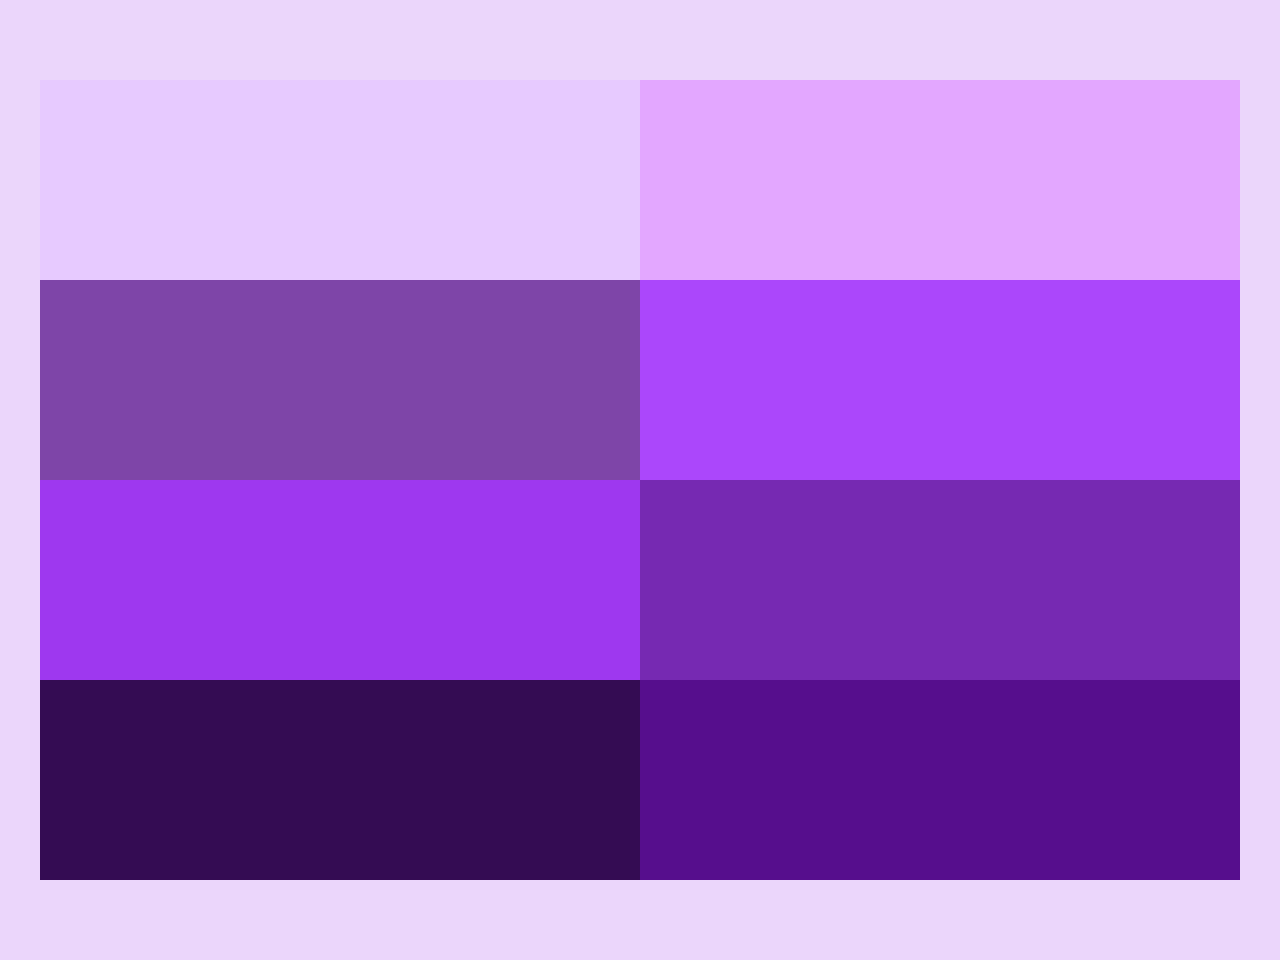
<file: vanilla-css/basics/hands-on/project-1/index.html>
<!DOCTYPE html>
<html lang="en">
<head>
  <meta charset="UTF-8">
  <meta name="viewport" content="width=device-width, initial-scale=1.0">
  <title>Project 1</title>
  <link rel="stylesheet" href="styles.css">
</head>
<body>
  <section class="container">
    <section class="box_container">
      <div class="box box1"></div>
      <div class="box box2"></div>
    </section>
    <section class="box_container">
      <div class="box box3"></div>
      <div class="box box4"></div>
    </section>
    <section class="box_container">
      <div class="box box5"></div>
      <div class="box box6"></div>
    </section>
    <section class="box_container">
      <div class="box box7"></div>
      <div class="box box8"></div>
    </section>
  </section>
</body>
</html>
</file>
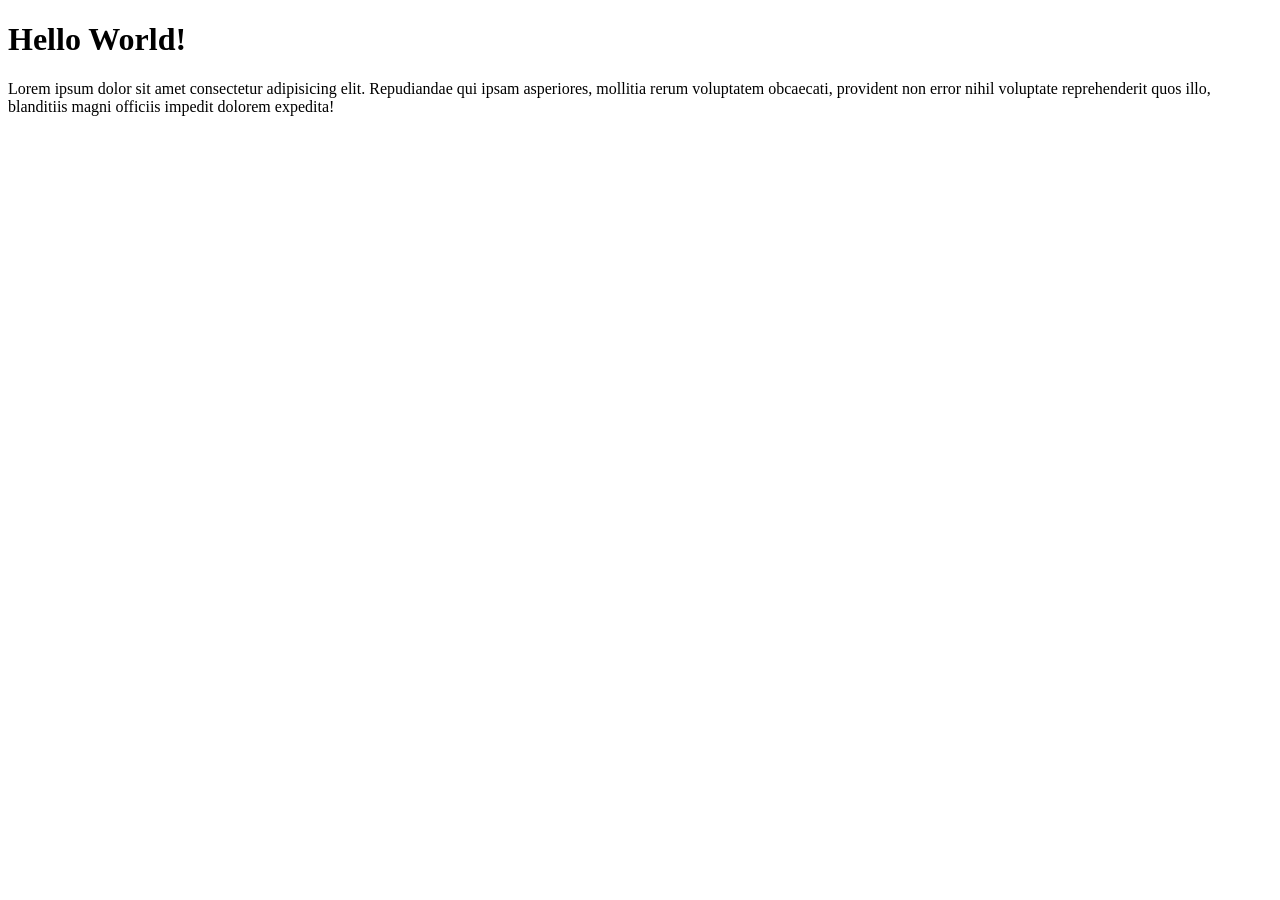
<file: vanilla-css/basics/starter/practice-set-AC2/index-ques-two.html>
<!DOCTYPE html>
<html lang="en">
<head>
  <meta charset="UTF-8">
  <meta name="viewport" content="width=device-width, initial-scale=1.0">
  <title>Ques Two</title>
  <link rel="stylesheet" href="styles-ques-two.css">
</head>
<body>
  <h1>Hello World!</h1>
  <p>
    Lorem ipsum dolor sit amet consectetur adipisicing elit. Repudiandae qui ipsam asperiores, mollitia rerum voluptatem obcaecati, provident non error nihil voluptate reprehenderit quos illo, blanditiis magni officiis impedit dolorem expedita!
  </p>
</body>
</html>
</file>
<file: vanilla-css/basics/hands-on/project-1/styles.css>
* {
  margin: 0;
  padding: 0;
  /* box-sizing: border-box; */
}

body {
  background-color: #EBD6FB;
}

.container {
  max-width: 1200px;

  /* for responsive design */
  /* width: 1200px; */

  height: 800px;
  background-color: black;

  /* for responsive design */
  /* margin: 80px auto; */
}

.box {
  width: 100%;
  height:200px;
}

.box_container {
  display: flex;
}

.box1 {
  background-color: #E7CAFF;
}
.box2 {
  background-color: #E3A7FF;
}
.box3 {
  background-color: #7E45A8;
}
.box4 {
  background-color: #AB47FB;
}
.box5 {
  background-color: #9E38EF;
}
.box6 {
  background-color: #7629B2;
}
.box7 {
  background-color: #340C53;
}
.box8 {
  background-color: #560E8D;
}

/* for bigger screens */
@media screen and (width >= 1200px) {
  .container {
    margin: 80px auto;
  }
}

/* for medium screens */
@media screen and (width < 1200px) and (width > 450px) {
  .container {
    margin: 40px 60px;
  }
}

/* for smaller screens */
@media screen and (width < 450px) {
  .container {
    margin: 24px 16px;
  }
}
</file>
<file: vanilla-css/basics/starter/practice-set-AC2/styles-ques-two.css>
* {
  font-family: 'Times New Roman', Times, serif;
}
</file>
